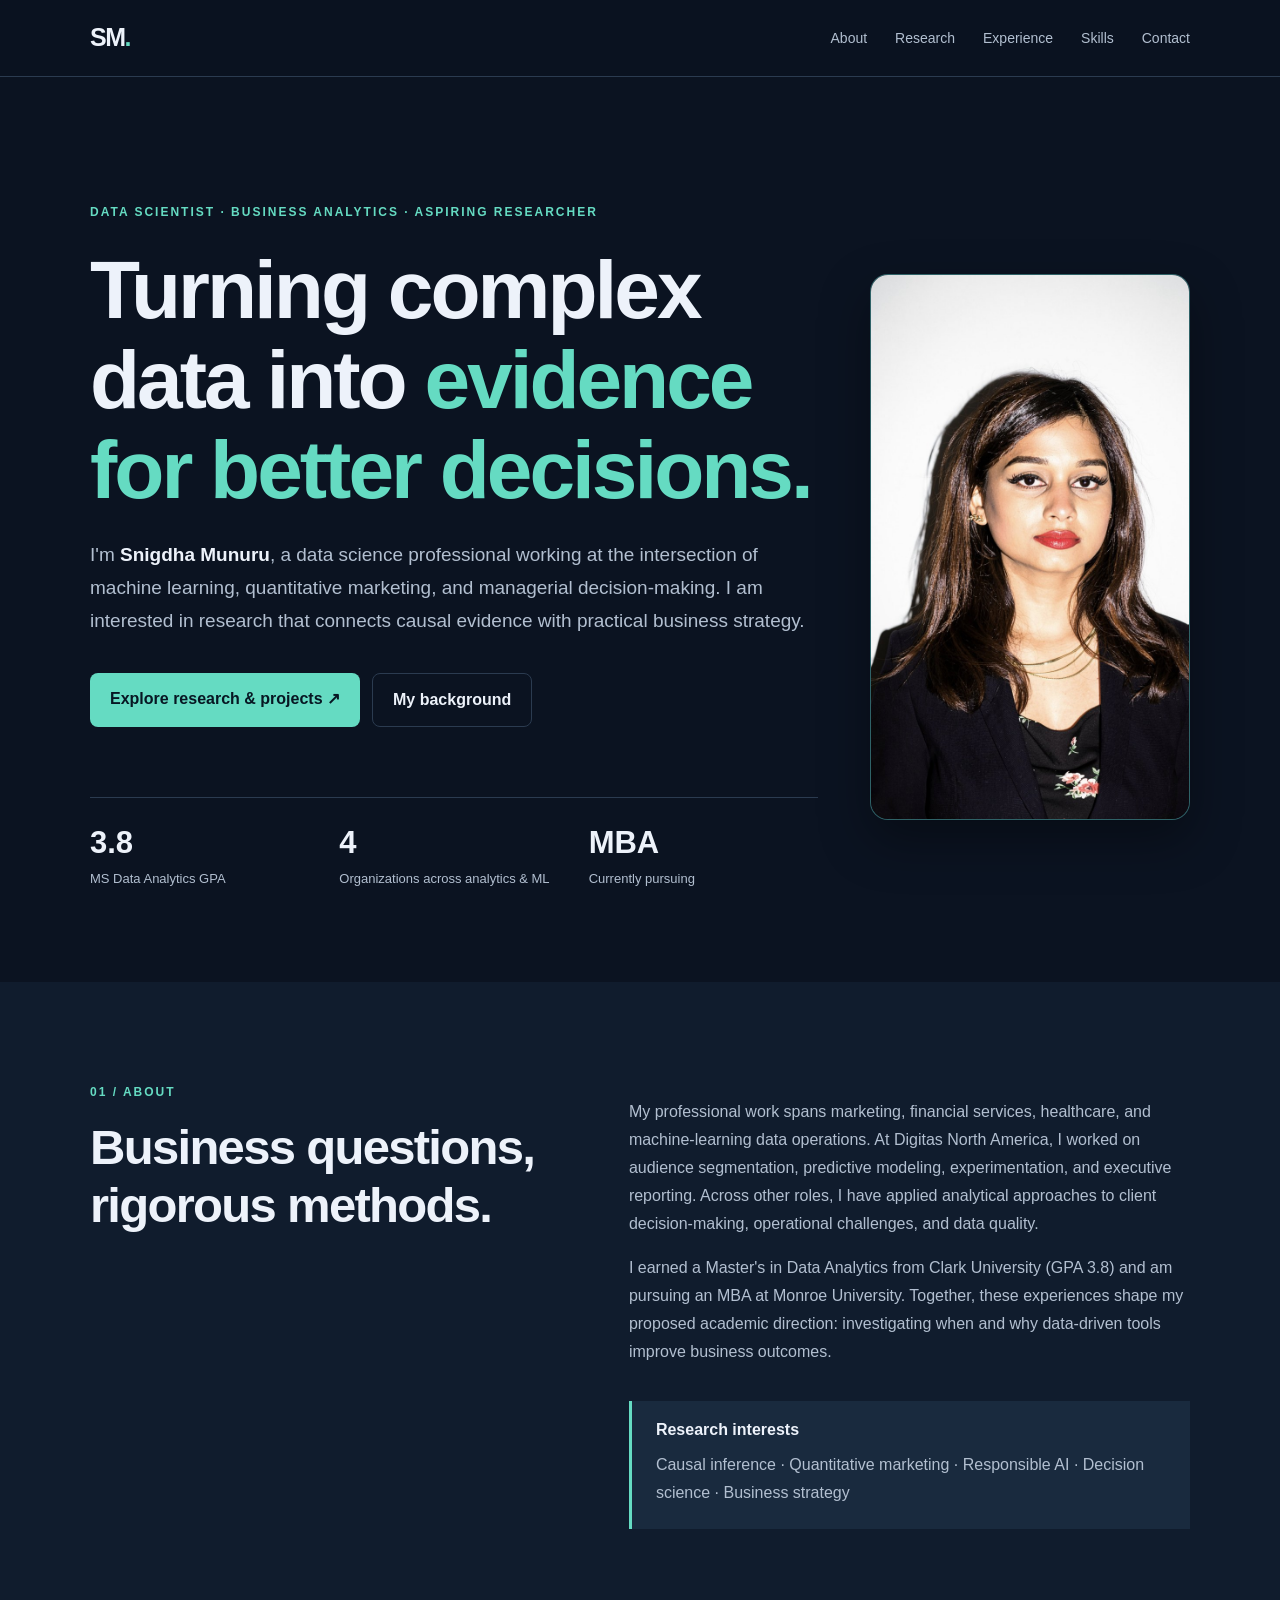
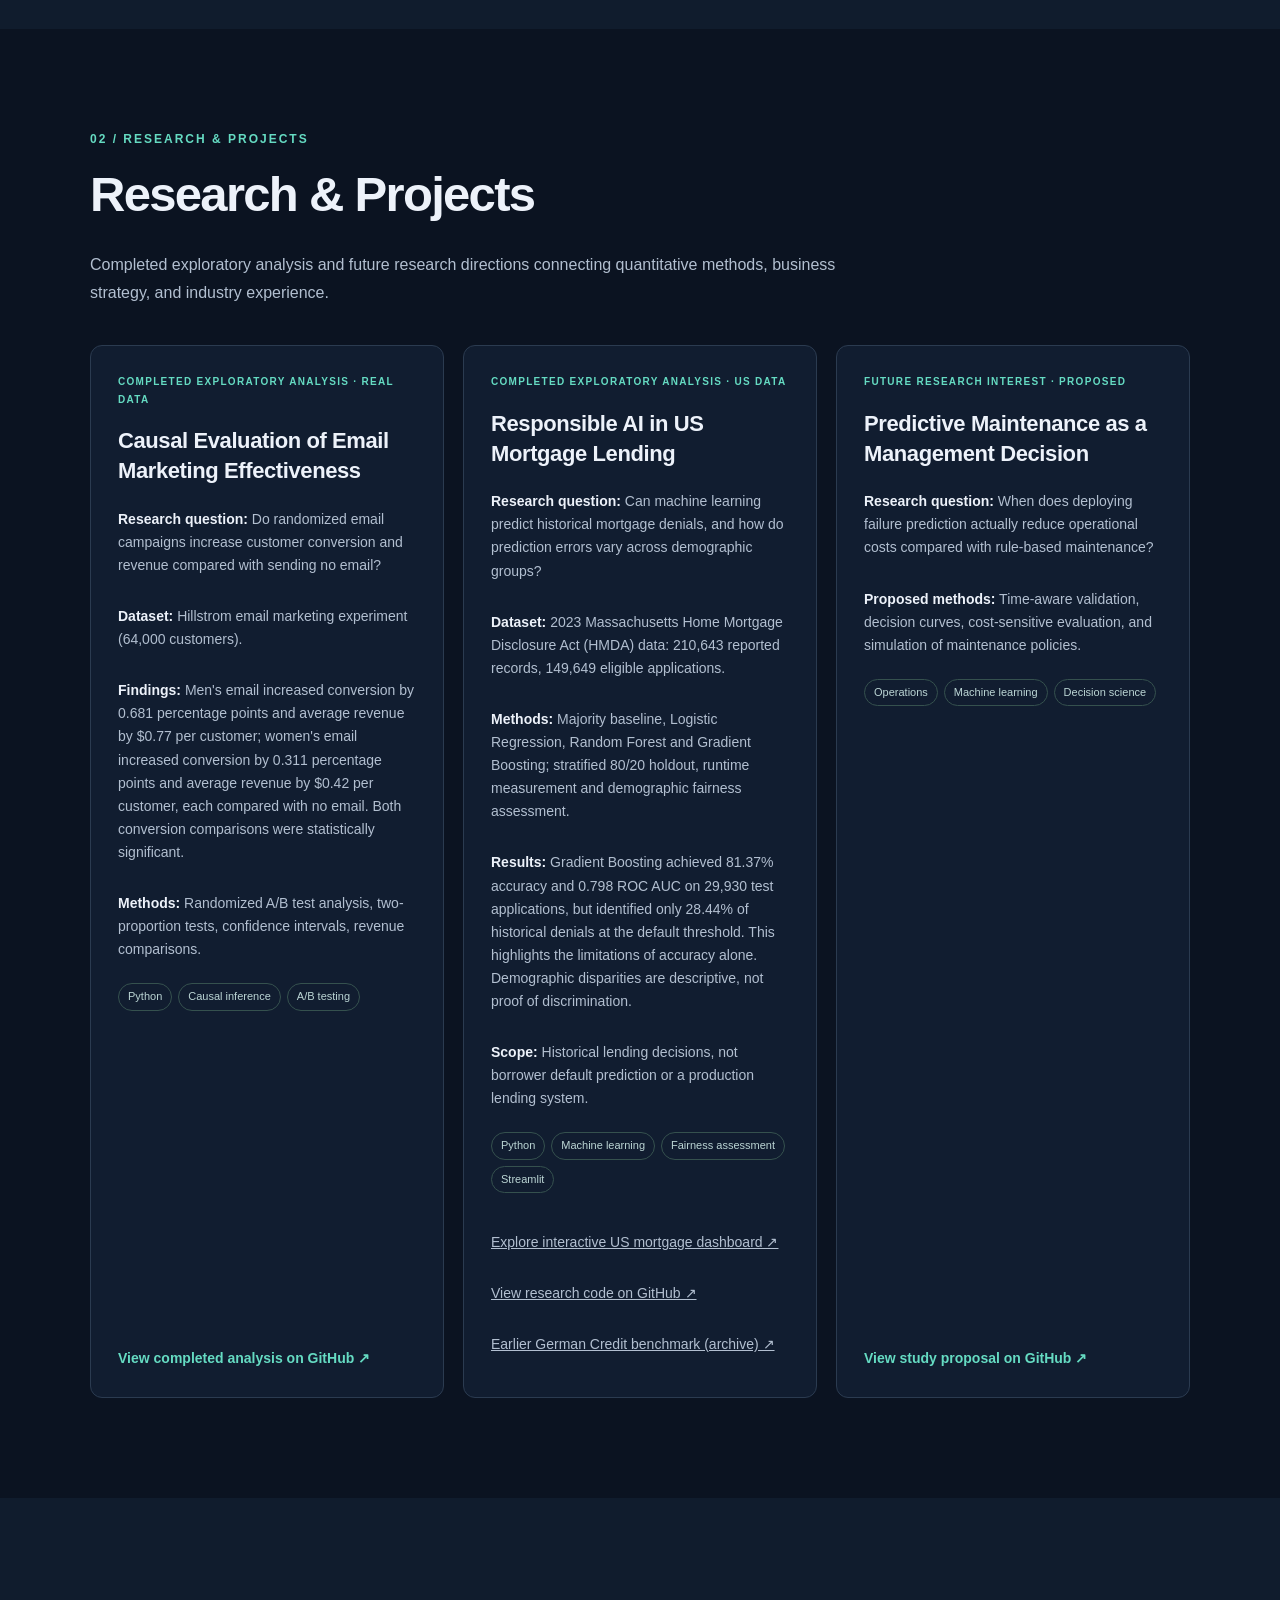
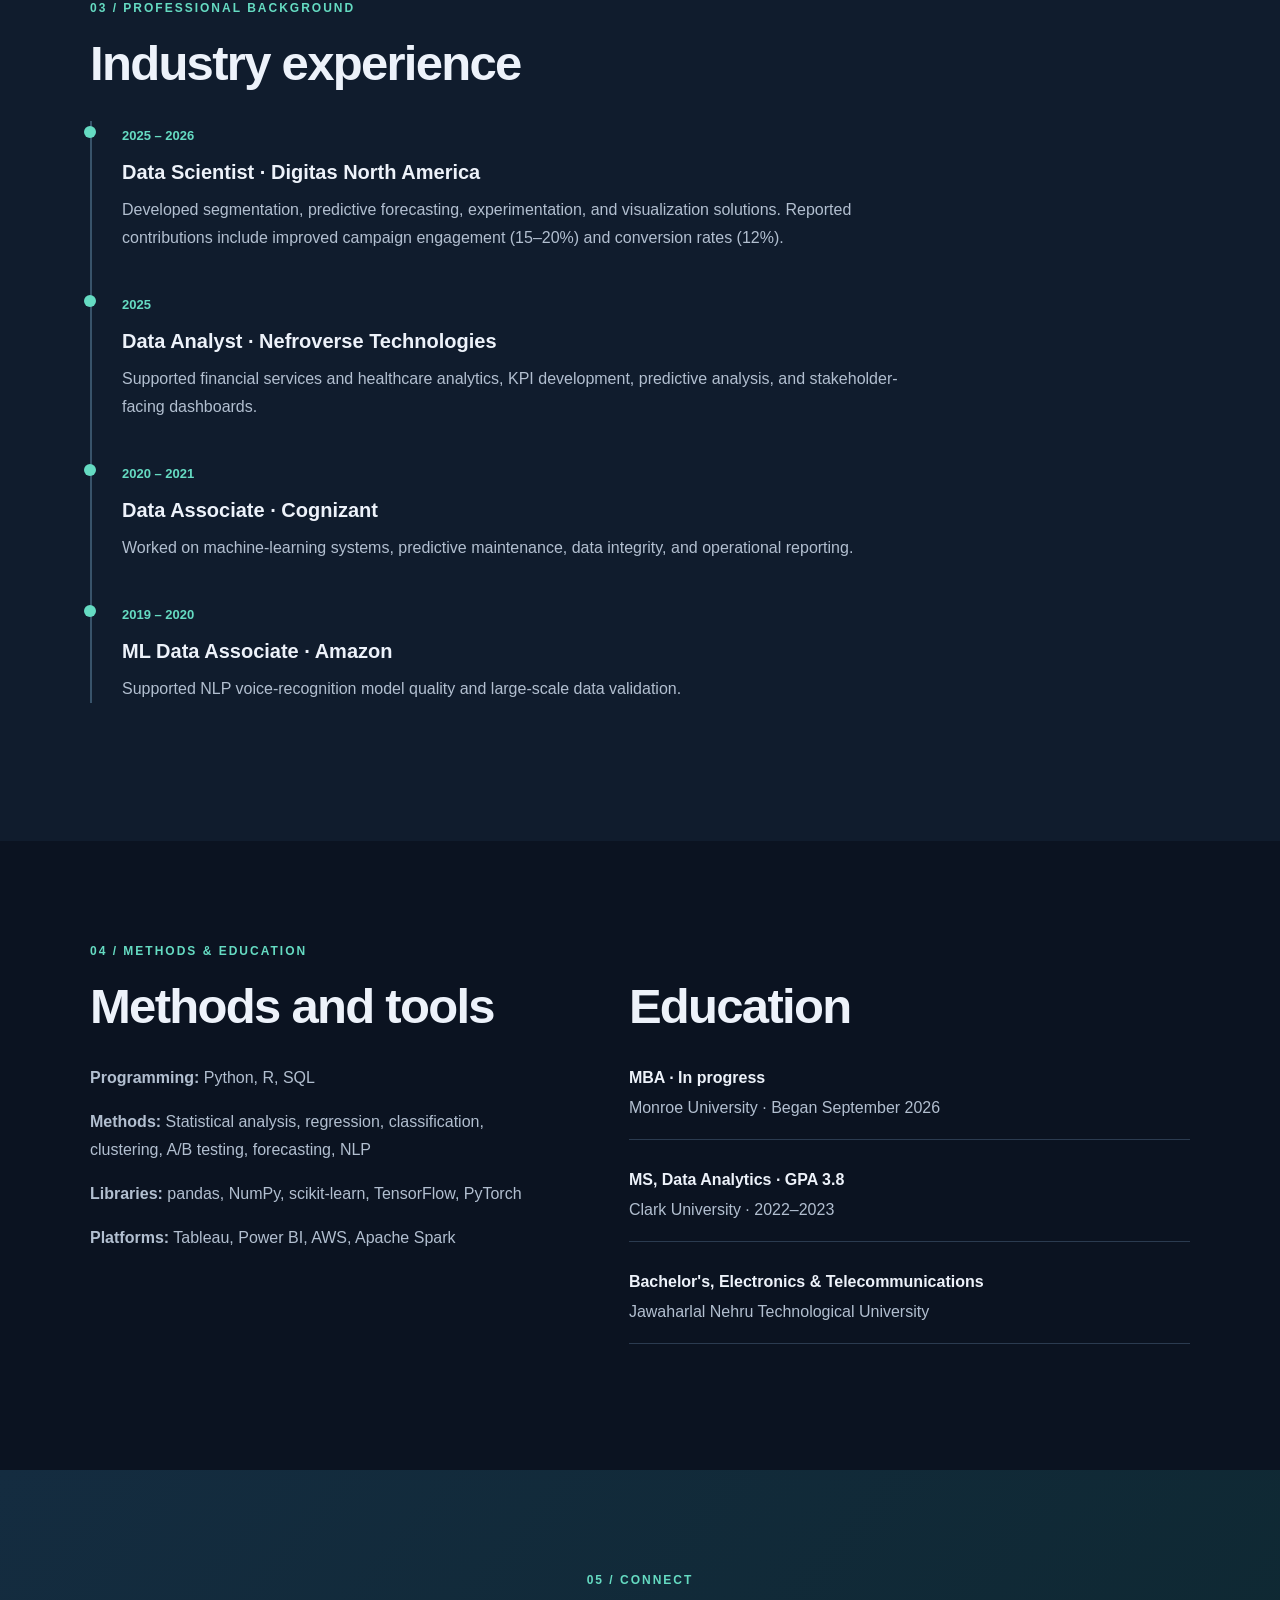
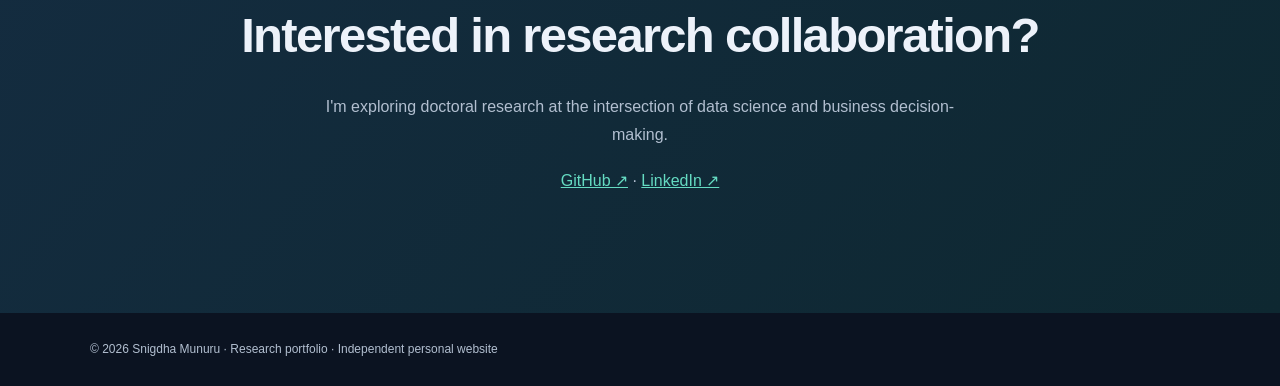
<file: index.html>
<!doctype html>
<html lang="en"><head><meta charset="utf-8"><meta name="viewport" content="width=device-width,initial-scale=1"><meta name="description" content="Snigdha Munuru — data science, business analytics, and research in causal inference and AI-driven business decisions."><title>Snigdha Munuru | Data Science & Business Research</title><link rel="stylesheet" href="assets/style.css"><style>
.hero.hero-grid{display:grid;grid-template-columns:minmax(0,1.35fr) 320px;gap:52px;align-items:center}
.hero-copy{min-width:0}
.hero-photo-wrap{display:flex;justify-content:center;align-items:center}
.hero-photo{display:block;width:100%;max-width:340px;height:auto;max-height:570px;object-fit:contain;border-radius:18px;border:1px solid rgba(101,219,194,.35);box-shadow:0 20px 50px rgba(0,0,0,.35);background:#132235}
@media(max-width:900px){.hero.hero-grid{grid-template-columns:1fr;gap:26px}.hero-photo-wrap{order:-1}.hero-photo{max-width:260px}}
</style></head>
<body><header class="top"><nav class="wrap nav"><a href="#home" class="brand">SM<span>.</span></a><button class="menu" aria-label="Toggle navigation" aria-expanded="false">Menu</button><div class="links"><a href="#about">About</a><a href="#research">Research</a><a href="#experience">Experience</a><a href="#skills">Skills</a><a href="#contact">Contact</a></div></nav></header>
<main><section id="home" class="hero wrap hero-grid"><div class="hero-copy"><div class="eyebrow">DATA SCIENTIST · BUSINESS ANALYTICS · ASPIRING RESEARCHER</div><h1>Turning complex data into <em>evidence for better decisions.</em></h1><p class="lead">I'm <strong>Snigdha Munuru</strong>, a data science professional working at the intersection of machine learning, quantitative marketing, and managerial decision-making. I am interested in research that connects causal evidence with practical business strategy.</p><div class="actions"><a class="btn" href="#research">Explore research &amp; projects ↗</a><a class="btn secondary" href="#about">My background</a></div><div class="stats"><div><strong>3.8</strong><span>MS Data Analytics GPA</span></div><div><strong>4</strong><span>Organizations across analytics & ML</span></div><div><strong>MBA</strong><span>Currently pursuing</span></div></div></div><div class="hero-photo-wrap"><img class="hero-photo" src="[data-uri]" alt="Full professional portrait of Snigdha Munuru"></div></section>
<section id="about" class="section alt"><div class="wrap two"><div><div class="eyebrow">01 / ABOUT</div><h2>Business questions, rigorous methods.</h2></div><div><p>My professional work spans marketing, financial services, healthcare, and machine-learning data operations. At Digitas North America, I worked on audience segmentation, predictive modeling, experimentation, and executive reporting. Across other roles, I have applied analytical approaches to client decision-making, operational challenges, and data quality.</p><p>I earned a Master's in Data Analytics from Clark University (GPA 3.8) and am pursuing an MBA at Monroe University. Together, these experiences shape my proposed academic direction: investigating when and why data-driven tools improve business outcomes.</p><div class="callout"><b>Research interests</b><p>Causal inference · Quantitative marketing · Responsible AI · Decision science · Business strategy</p></div></div></div></section>
<section id="research" class="section wrap"><div class="eyebrow">02 / RESEARCH &amp; PROJECTS</div><h2>Research &amp; Projects</h2><p class="sectionlead">Completed exploratory analysis and future research directions connecting quantitative methods, business strategy, and industry experience.</p><div class="cards"><article class="project"><span class="tag">COMPLETED EXPLORATORY ANALYSIS · REAL DATA</span><h3>Causal Evaluation of Email Marketing Effectiveness</h3><p><b>Research question:</b> Do randomized email campaigns increase customer conversion and revenue compared with sending no email?</p><p><b>Dataset:</b> Hillstrom email marketing experiment (64,000 customers).</p><p><b>Findings:</b> Men's email increased conversion by 0.681 percentage points and average revenue by $0.77 per customer; women's email increased conversion by 0.311 percentage points and average revenue by $0.42 per customer, each compared with no email. Both conversion comparisons were statistically significant.</p><p><b>Methods:</b> Randomized A/B test analysis, two-proportion tests, confidence intervals, revenue comparisons.</p><div class="chips"><span>Python</span><span>Causal inference</span><span>A/B testing</span></div><a href="https://github.com/munurusnigdha/causal-marketing-research" target="_blank" rel="noopener noreferrer">View completed analysis on GitHub ↗</a></article><article class="project"><span class="tag">COMPLETED EXPLORATORY ANALYSIS · US DATA</span><h3>Responsible AI in US Mortgage Lending</h3><p><b>Research question:</b> Can machine learning predict historical mortgage denials, and how do prediction errors vary across demographic groups?</p><p><b>Dataset:</b> 2023 Massachusetts Home Mortgage Disclosure Act (HMDA) data: 210,643 reported records, 149,649 eligible applications.</p><p><b>Methods:</b> Majority baseline, Logistic Regression, Random Forest and Gradient Boosting; stratified 80/20 holdout, runtime measurement and demographic fairness assessment.</p><p><b>Results:</b> Gradient Boosting achieved 81.37% accuracy and 0.798 ROC AUC on 29,930 test applications, but identified only 28.44% of historical denials at the default threshold. This highlights the limitations of accuracy alone. Demographic disparities are descriptive, not proof of discrimination.</p><p><b>Scope:</b> Historical lending decisions, not borrower default prediction or a production lending system.</p><div class="chips"><span>Python</span><span>Machine learning</span><span>Fairness assessment</span><span>Streamlit</span></div><p><a href="https://responsible-ai-credit-fairness-gxlp4v9gk8ayiqrtddbvge.streamlit.app/" target="_blank" rel="noopener noreferrer">Explore interactive US mortgage dashboard ↗</a></p><p><a href="https://github.com/munurusnigdha/responsible-ai-credit-fairness" target="_blank" rel="noopener noreferrer">View research code on GitHub ↗</a></p><p><a href="https://munurusnigdha.github.io/responsible-ai-credit-fairness/responsible_ai_dashboard.html" target="_blank" rel="noopener noreferrer">Earlier German Credit benchmark (archive) ↗</a></p></article><article class="project"><span class="tag">FUTURE RESEARCH INTEREST · PROPOSED</span><h3>Predictive Maintenance as a Management Decision</h3><p><b>Research question:</b> When does deploying failure prediction actually reduce operational costs compared with rule-based maintenance?</p><p><b>Proposed methods:</b> Time-aware validation, decision curves, cost-sensitive evaluation, and simulation of maintenance policies.</p><div class="chips"><span>Operations</span><span>Machine learning</span><span>Decision science</span></div><a href="https://github.com/munurusnigdha/munurusnigdha.github.io/blob/main/projects/predictive_maintenance.md" target="_blank" rel="noopener noreferrer">View study proposal on GitHub ↗</a></article></div></section>
<section id="experience" class="section alt"><div class="wrap"><div class="eyebrow">03 / PROFESSIONAL BACKGROUND</div><h2>Industry experience</h2><div class="timeline"><div><span>2025 – 2026</span><h3>Data Scientist · Digitas North America</h3><p>Developed segmentation, predictive forecasting, experimentation, and visualization solutions. Reported contributions include improved campaign engagement (15–20%) and conversion rates (12%).</p></div><div><span>2025</span><h3>Data Analyst · Nefroverse Technologies</h3><p>Supported financial services and healthcare analytics, KPI development, predictive analysis, and stakeholder-facing dashboards.</p></div><div><span>2020 – 2021</span><h3>Data Associate · Cognizant</h3><p>Worked on machine-learning systems, predictive maintenance, data integrity, and operational reporting.</p></div><div><span>2019 – 2020</span><h3>ML Data Associate · Amazon</h3><p>Supported NLP voice-recognition model quality and large-scale data validation.</p></div></div></div></section>
<section id="skills" class="section wrap"><div class="eyebrow">04 / METHODS & EDUCATION</div><div class="two"><div><h2>Methods and tools</h2><p><strong>Programming:</strong> Python, R, SQL</p><p><strong>Methods:</strong> Statistical analysis, regression, classification, clustering, A/B testing, forecasting, NLP</p><p><strong>Libraries:</strong> pandas, NumPy, scikit-learn, TensorFlow, PyTorch</p><p><strong>Platforms:</strong> Tableau, Power BI, AWS, Apache Spark</p></div><div><h2>Education</h2><div class="edu"><b>MBA · In progress</b><p>Monroe University · Began September 2026</p></div><div class="edu"><b>MS, Data Analytics · GPA 3.8</b><p>Clark University · 2022–2023</p></div><div class="edu"><b>Bachelor's, Electronics & Telecommunications</b><p>Jawaharlal Nehru Technological University</p></div></div></div></section>
<section id="contact" class="section contact"><div class="wrap"><div class="eyebrow">05 / CONNECT</div><h2>Interested in research collaboration?</h2><p>I'm exploring doctoral research at the intersection of data science and business decision-making.</p><p><a href="https://github.com/munurusnigdha" target="_blank" rel="noopener">GitHub ↗</a> · <a href="https://www.linkedin.com/in/munuru-snigdha" target="_blank" rel="noopener">LinkedIn ↗</a></p></div></section></main><footer><div class="wrap">© <span id="year"></span> Snigdha Munuru · Research portfolio · Independent personal website</div></footer><script src="assets/script.js"></script></body></html>
</file>
<file: assets/style.css>
:root{--bg:#0b1321;--panel:#111d30;--text:#edf2fa;--muted:#b2bfd0;--line:#2b3b50;--accent:#65dbc2;--max:1100px}*{box-sizing:border-box}html{scroll-behavior:smooth}body{margin:0;background:var(--bg);color:var(--text);font-family:Inter,ui-sans-serif,-apple-system,BlinkMacSystemFont,"Segoe UI",sans-serif;line-height:1.75}a{color:inherit}a:hover{color:var(--accent)}.wrap{width:min(var(--max),calc(100% - 44px));margin:auto}.top{position:sticky;top:0;z-index:10;background:#0b1321f3;border-bottom:1px solid var(--line);backdrop-filter:blur(15px)}.nav{display:flex;align-items:center;justify-content:space-between;min-height:76px}.brand{font-size:25px;font-weight:850;text-decoration:none;letter-spacing:-1.5px}.brand span{color:var(--accent)}.links{display:flex;gap:28px}.links a{text-decoration:none;color:var(--muted);font-size:14px}.links a:hover{color:var(--accent)}.menu{display:none;background:transparent;color:var(--text);border:1px solid var(--line);border-radius:8px;padding:7px 12px}.hero{padding:125px 0 90px}.eyebrow{letter-spacing:2px;color:var(--accent);font-size:12px;font-weight:800;text-transform:uppercase}.hero h1{font-size:clamp(42px,6.7vw,82px);letter-spacing:-3px;line-height:1.1;max-width:970px;margin:22px 0}.hero em{font-style:normal;color:var(--accent)}.lead{max-width:760px;color:var(--muted);font-size:19px}.lead strong{color:var(--text)}.actions{display:flex;gap:12px;flex-wrap:wrap;margin:36px 0 70px}.btn{display:inline-block;padding:12px 20px;border-radius:8px;background:var(--accent);color:#071723;text-decoration:none;font-weight:750}.btn:hover{background:#a0f5e4;color:#071723}.btn.secondary{background:transparent;color:var(--text);border:1px solid var(--line)}.stats{display:grid;grid-template-columns:repeat(3,1fr);gap:20px;border-top:1px solid var(--line);padding-top:25px}.stats strong{display:block;font-size:31px;line-height:1.3}.stats span{color:var(--muted);font-size:13px}.section{padding:100px 0;scroll-margin-top:70px}.section.alt{background:#101c2d}.two{display:grid;grid-template-columns:1fr 1.25fr;gap:90px}.section h2{font-size:clamp(30px,4vw,49px);line-height:1.2;letter-spacing:-1.7px;margin:15px 0 28px}.section p{color:var(--muted)}.callout{border-left:3px solid var(--accent);background:#192a3e;padding:15px 24px;margin-top:35px}.callout p{margin:7px 0}.sectionlead{max-width:800px;margin-bottom:38px}.cards{display:grid;grid-template-columns:repeat(3,1fr);gap:19px}.project{border:1px solid var(--line);background:var(--panel);padding:27px;border-radius:12px;display:flex;flex-direction:column}.project h3{font-size:22px;line-height:1.35;letter-spacing:-.4px;margin:18px 0 8px}.project p{font-size:14px;line-height:1.65}.project p b{color:var(--text)}.tag{font-size:10px;letter-spacing:1.3px;color:var(--accent);font-weight:800}.chips{display:flex;gap:6px;flex-wrap:wrap;margin:8px 0 24px}.chips span{font-size:11px;color:#bbd5d4;border:1px solid #35514e;border-radius:40px;padding:3px 9px}.project>a{margin-top:auto;color:var(--accent);font-weight:700;text-decoration:none;font-size:14px}.timeline{border-left:2px solid #38536a;padding-left:30px;max-width:820px}.timeline>div{position:relative;margin-bottom:38px}.timeline>div:before{content:"";position:absolute;top:5px;left:-38px;border-radius:100%;width:12px;height:12px;background:var(--accent)}.timeline span{font-size:13px;color:var(--accent);font-weight:700}.timeline h3{margin:6px 0;font-size:20px}.timeline p{margin:4px 0}.edu{margin-bottom:26px;padding-bottom:15px;border-bottom:1px solid var(--line)}.edu p{margin:2px 0}.contact{text-align:center;background:linear-gradient(130deg,#142c40,#0e2831)}.contact p{max-width:640px;margin:18px auto}.contact a{color:var(--accent)}.contact small{color:var(--muted)}footer{padding:26px 0;color:var(--muted);font-size:12px}@media(max-width:780px){.menu{display:block}.links{display:none;position:absolute;top:76px;left:0;right:0;background:#0b1321;border-bottom:1px solid var(--line);padding:20px 25px;flex-direction:column}.links.open{display:flex}.two{grid-template-columns:1fr;gap:14px}.cards{grid-template-columns:1fr}.hero{padding:78px 0 65px}.stats{gap:8px}.stats strong{font-size:24px}.stats span{font-size:11px}.section{padding:65px 0}}
</file>
